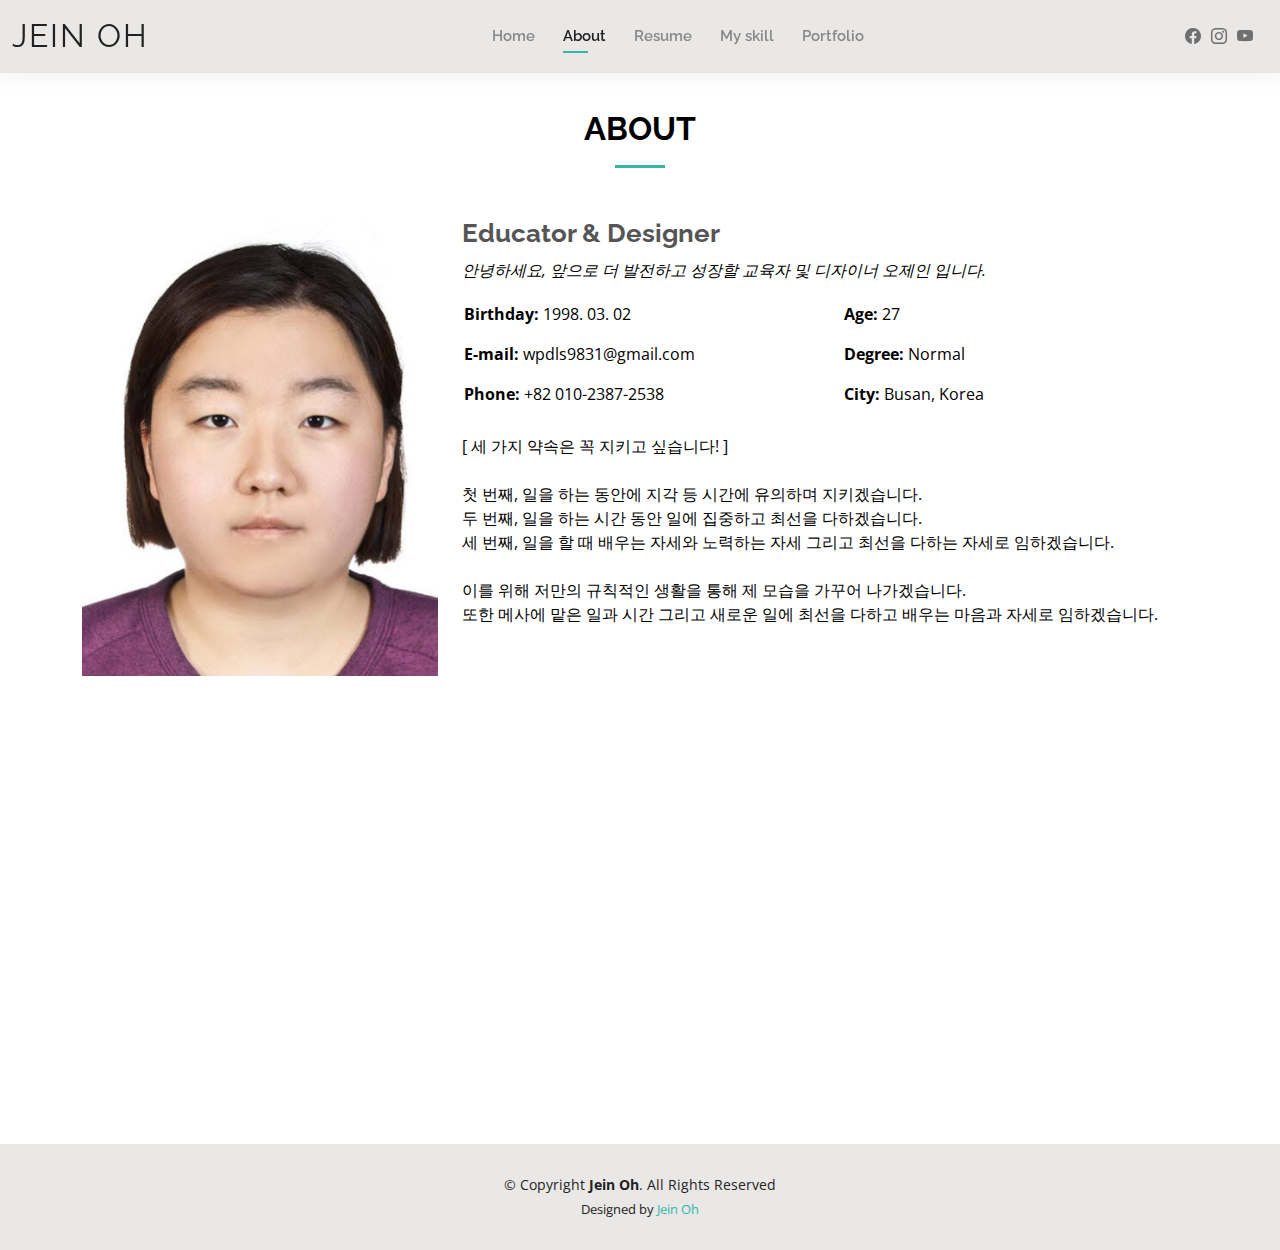
<file: about.html>
<!doctype html>
<html lang="en">
  <head>
    <meta charset="utf-8" />
    <meta content="width=device-width, initial-scale=1.0" name="viewport" />

    <title>About - Jein Oh</title>
    <meta content="" name="description" />
    <meta content="" name="keywords" />

    <!-- Favicons -->
    <link href="assets/img/favicon.png" rel="icon" />
    <link href="assets/img/apple-touch-icon.png" rel="apple-touch-icon" />

    <!-- Google Fonts -->
    <link
      href="https://fonts.googleapis.com/css?family=Open+Sans:300,300i,400,400i,600,600i,700,700i|Raleway:300,300i,400,400i,500,500i,600,600i,700,700i|Poppins:300,300i,400,400i,500,500i,600,600i,700,700i"
      rel="stylesheet"
    />

    <!-- Vendor CSS Files -->
    <link href="assets/vendor/aos/aos.css" rel="stylesheet" />
    <link
      href="assets/vendor/bootstrap/css/bootstrap.min.css"
      rel="stylesheet"
    />
    <link
      href="assets/vendor/bootstrap-icons/bootstrap-icons.css"
      rel="stylesheet"
    />
    <link href="assets/vendor/boxicons/css/boxicons.min.css" rel="stylesheet" />
    <link
      href="assets/vendor/glightbox/css/glightbox.min.css"
      rel="stylesheet"
    />
    <link href="assets/vendor/swiper/swiper-bundle.min.css" rel="stylesheet" />

    <!-- Template Main CSS File -->
    <link href="assets/css/style.css" rel="stylesheet" />

    <!-- =======================================================
  * Template Name: Kelly
  * Template URL: https://bootstrapmade.com/kelly-free-bootstrap-cv-resume-html-template/
  * Updated: Mar 17 2024 with Bootstrap v5.3.3
  * Author: BootstrapMade.com
  * License: https://bootstrapmade.com/license/
  ======================================================== -->
  </head>

  <body>
    <!-- ======= Header ======= -->
    <header id="header" class="fixed-top">
      <div
        class="container-fluid d-flex justify-content-between align-items-center"
      >
        <h1 class="logo me-auto me-lg-0"><a href="index.html">Jein Oh</a></h1>
        <!-- Uncomment below if you prefer to use an image logo -->
        <!-- <a href="index.html" class="logo"><img src="assets/img/logo.png" alt="" class="img-fluid"></a>-->

        <nav id="navbar" class="navbar order-last order-lg-0">
          <ul>
            <li><a href="index.html">Home</a></li>
            <li><a class="active" href="about.html">About</a></li>
            <li><a href="resume.html">Resume</a></li>
            <li><a href="myskill.html">My skill</a></li>
            <li><a href="portfolio.html">Portfolio</a></li>
          </ul>
          <i class="bi bi-list mobile-nav-toggle"></i>
        </nav>
        <!-- .navbar -->

        <div class="header-social-links">
          <a href="#" class="facebook"><i class="bi bi-facebook"></i></a>
          <a href="#" class="instagram"><i class="bi bi-instagram"></i></a>
          <a href="#" class="youtube"><i class="bi bi-youtube"></i></a>
        </div>
      </div>
    </header>
    <!-- End Header -->

    <main id="main">
      <!-- ======= About Section ======= -->
      <section id="about" class="about">
        <div class="container" data-aos="fade-up">
          <div class="section-title">
            <h2>About</h2>
            <!-- <p>
              Magnam dolores commodi suscipit. Necessitatibus eius consequatur
              ex aliquid fuga eum quidem. Sit sint consectetur velit. Quisquam
              quos quisquam cupiditate. Et nemo qui impedit suscipit alias ea.
              Quia fugiat sit in iste officiis commodi quidem hic quas.
            </p> -->
          </div>

          <div class="row">
            <div class="col-lg-4">
              <img src="./assets/img/about - 3.jpg" class="img-fluid" alt="" />
            </div>
            <div class="col-lg-8 pt-4 pt-lg-0 content">
              <h3>Educator &amp; Designer</h3>
              <p class="fst-italic">
                안녕하세요, 앞으로 더 발전하고 성장할 교육자 및 디자이너 오제인
                입니다.
              </p>
              <div class="row">
                <div class="col-lg-6">
                  <ul>
                    <li>
                      <i class="bi bi-rounded-right"></i>
                      <strong>Birthday:</strong> 1998. 03. 02
                    </li>
                    <li>
                      <i class="bi bi-rounded-right"></i>
                      <strong>E-mail:</strong> wpdls9831@gmail.com
                    </li>
                    <li>
                      <i class="bi bi-rounded-right"></i>
                      <strong>Phone:</strong> +82 010-2387-2538
                    </li>
                  </ul>
                </div>
                <div class="col-lg-6">
                  <ul>
                    <li>
                      <i class="bi bi-rounded-right"></i>
                      <strong>Age:</strong> 27
                    </li>
                    <li>
                      <i class="bi bi-rounded-right"></i>
                      <strong>Degree:</strong> Normal
                    </li>
                    <li>
                      <i class="bi bi-rounded-right"></i>
                      <strong>City:</strong> Busan, Korea
                    </li>
                  </ul>
                </div>
              </div>
              <p>
                [ 세 가지 약속은 꼭 지키고 싶습니다! ]
                <br />
                <br />
                첫 번째, 일을 하는 동안에 지각 등 시간에 유의하며 지키겠습니다.
                <br />
                두 번째, 일을 하는 시간 동안 일에 집중하고 최선을 다하겠습니다.
                <br />
                세 번째, 일을 할 때 배우는 자세와 노력하는 자세 그리고 최선을
                다하는 자세로 임하겠습니다.
                <br />
                <br />
                이를 위해 저만의 규칙적인 생활을 통해 제 모습을 가꾸어
                나가겠습니다.
                <br />
                또한 메사에 맡은 일과 시간 그리고 새로운 일에 최선을 다하고
                배우는 마음과 자세로 임하겠습니다.
              </p>
            </div>
          </div>
        </div>
      </section>
      <!-- End About Section -->

      <!-- ======= Skills Section ======= -->
      <section id="skills" class="skills">
        <div class="container" data-aos="fade-up">
          <div class="section-title">
            <h2>Skills</h2>
            <!-- <p>
              Magnam dolores commodi suscipit. Necessitatibus eius consequatur
              ex aliquid fuga eum quidem. Sit sint consectetur velit. Quisquam
              quos quisquam cupiditate. Et nemo qui impedit suscipit alias ea.
              Quia fugiat sit in iste officiis commodi quidem hic quas.
            </p> -->
          </div>

          <div class="row skills-content">
            <div class="col-lg-6">
              <div class="progress">
                <span class="skill"
                  >Adobe Premiere Pro <i class="val">75%</i></span
                >
                <div class="progress-bar-wrap">
                  <div
                    class="progress-bar"
                    role="progressbar"
                    aria-valuenow="75"
                    aria-valuemin="0"
                    aria-valuemax="100"
                  ></div>
                </div>
              </div>

              <div class="progress">
                <span class="skill"
                  >Adobe After Effects <i class="val">75%</i></span
                >
                <div class="progress-bar-wrap">
                  <div
                    class="progress-bar"
                    role="progressbar"
                    aria-valuenow="75"
                    aria-valuemin="0"
                    aria-valuemax="100"
                  ></div>
                </div>
              </div>

              <div class="progress">
                <span class="skill"
                  >Html / JavaScript / Css / Sass <i class="val">65%</i></span
                >
                <div class="progress-bar-wrap">
                  <div
                    class="progress-bar"
                    role="progressbar"
                    aria-valuenow="65"
                    aria-valuemin="0"
                    aria-valuemax="100"
                  ></div>
                </div>
              </div>
            </div>

            <div class="col-lg-6">
              <div class="progress">
                <span class="skill">Figma <i class="val">70%</i></span>
                <div class="progress-bar-wrap">
                  <div
                    class="progress-bar"
                    role="progressbar"
                    aria-valuenow="70"
                    aria-valuemin="0"
                    aria-valuemax="100"
                  ></div>
                </div>
              </div>

              <div class="progress">
                <span class="skill">Chinese <i class="val">85%</i></span>
                <div class="progress-bar-wrap">
                  <div
                    class="progress-bar"
                    role="progressbar"
                    aria-valuenow="85"
                    aria-valuemin="0"
                    aria-valuemax="100"
                  ></div>
                </div>
              </div>

              <div class="progress">
                <span class="skill"
                  >Photoshop / illustration <i class="val">70%</i></span
                >
                <div class="progress-bar-wrap">
                  <div
                    class="progress-bar"
                    role="progressbar"
                    aria-valuenow="70"
                    aria-valuemin="0"
                    aria-valuemax="100"
                  ></div>
                </div>
              </div>
            </div>
          </div>
        </div>
      </section>
      <!-- End Skills Section -->

      <!-- ======= Facts Section ======= -->
      <!-- <section id="facts" class="facts">
        <div class="container" data-aos="fade-up">
          <div class="section-title">
            <h2>Assignment</h2>
            <p>
              Magnam dolores commodi suscipit. Necessitatibus eius consequatur
              ex aliquid fuga eum quidem. Sit sint consectetur velit. Quisquam
              quos quisquam cupiditate. Et nemo qui impedit suscipit alias ea.
              Quia fugiat sit in iste officiis commodi quidem hic quas.
            </p>
          </div>

          <div class="row counters">
            <div class="col-lg-3 col-6 text-center">
              <span
                data-purecounter-start="0"
                data-purecounter-end="232"
                data-purecounter-duration="1"
                class="purecounter"
              ></span>
              <p>Clients</p>
            </div>

            <div class="col-lg-3 col-6 text-center">
              <span
                data-purecounter-start="0"
                data-purecounter-end="521"
                data-purecounter-duration="1"
                class="purecounter"
              ></span>
              <p>Projects</p>
            </div>

            <div class="col-lg-3 col-6 text-center">
              <span
                data-purecounter-start="0"
                data-purecounter-end="1463"
                data-purecounter-duration="1"
                class="purecounter"
              ></span>
              <p>Hours Of Support</p>
            </div>

            <div class="col-lg-3 col-6 text-center">
              <span
                data-purecounter-start="0"
                data-purecounter-end="15"
                data-purecounter-duration="1"
                class="purecounter"
              ></span>
              <p>Hard Workers</p>
            </div>
          </div>
        </div>
      </section> -->
      <!-- End Facts Section -->

      <!-- ======= Testimonials Section ======= -->
      <!-- <section id="testimonials" class="testimonials">
        <div class="container" data-aos="fade-up">
          <div class="section-title">
            <h2>Testimonials</h2>
            <p>
              Magnam dolores commodi suscipit. Necessitatibus eius consequatur
              ex aliquid fuga eum quidem. Sit sint consectetur velit. Quisquam
              quos quisquam cupiditate. Et nemo qui impedit suscipit alias ea.
              Quia fugiat sit in iste officiis commodi quidem hic quas.
            </p>
          </div>

          <div
            class="testimonials-slider swiper"
            data-aos="fade-up"
            data-aos-delay="100"
          >
            <div class="swiper-wrapper">
              <div class="swiper-slide">
                <div class="testimonial-item">
                  <img
                    src="assets/img/testimonials/testimonials-1.jpg"
                    class="testimonial-img"
                    alt=""
                  />
                  <h3>Saul Goodman</h3>
                  <h4>Ceo &amp; Founder</h4>
                  <p>
                    <i class="bx bxs-quote-alt-left quote-icon-left"></i>
                    Proin iaculis purus consequat sem cure digni ssim donec
                    porttitora entum suscipit rhoncus. Accusantium quam,
                    ultricies eget id, aliquam eget nibh et. Maecen aliquam,
                    risus at semper.
                    <i class="bx bxs-quote-alt-right quote-icon-right"></i>
                  </p>
                </div>
              </div> -->
      <!-- End testimonial item -->

      <!-- <div class="swiper-slide">
                <div class="testimonial-item">
                  <img
                    src="assets/img/testimonials/testimonials-2.jpg"
                    class="testimonial-img"
                    alt=""
                  />
                  <h3>Sara Wilsson</h3>
                  <h4>Designer</h4>
                  <p>
                    <i class="bx bxs-quote-alt-left quote-icon-left"></i>
                    Export tempor illum tamen malis malis eram quae irure esse
                    labore quem cillum quid cillum eram malis quorum velit fore
                    eram velit sunt aliqua noster fugiat irure amet legam anim
                    culpa.
                    <i class="bx bxs-quote-alt-right quote-icon-right"></i>
                  </p>
                </div>
              </div> -->
      <!-- End testimonial item -->

      <!-- <div class="swiper-slide">
                <div class="testimonial-item">
                  <img
                    src="assets/img/testimonials/testimonials-3.jpg"
                    class="testimonial-img"
                    alt=""
                  />
                  <h3>Jena Karlis</h3>
                  <h4>Store Owner</h4>
                  <p>
                    <i class="bx bxs-quote-alt-left quote-icon-left"></i>
                    Enim nisi quem export duis labore cillum quae magna enim
                    sint quorum nulla quem veniam duis minim tempor labore quem
                    eram duis noster aute amet eram fore quis sint minim.
                    <i class="bx bxs-quote-alt-right quote-icon-right"></i>
                  </p>
                </div>
              </div> -->
      <!-- End testimonial item -->

      <!-- <div class="swiper-slide">
                <div class="testimonial-item">
                  <img
                    src="assets/img/testimonials/testimonials-4.jpg"
                    class="testimonial-img"
                    alt=""
                  />
                  <h3>Matt Brandon</h3>
                  <h4>Freelancer</h4>
                  <p>
                    <i class="bx bxs-quote-alt-left quote-icon-left"></i>
                    Fugiat enim eram quae cillum dolore dolor amet nulla culpa
                    multos export minim fugiat minim velit minim dolor enim duis
                    veniam ipsum anim magna sunt elit fore quem dolore labore
                    illum veniam.
                    <i class="bx bxs-quote-alt-right quote-icon-right"></i>
                  </p>
                </div>
              </div> -->
      <!-- End testimonial item -->

      <!-- <div class="swiper-slide">
                <div class="testimonial-item">
                  <img
                    src="assets/img/testimonials/testimonials-5.jpg"
                    class="testimonial-img"
                    alt=""
                  />
                  <h3>John Larson</h3>
                  <h4>Entrepreneur</h4>
                  <p>
                    <i class="bx bxs-quote-alt-left quote-icon-left"></i>
                    Quis quorum aliqua sint quem legam fore sunt eram irure
                    aliqua veniam tempor noster veniam enim culpa labore duis
                    sunt culpa nulla illum cillum fugiat legam esse veniam culpa
                    fore nisi cillum quid.
                    <i class="bx bxs-quote-alt-right quote-icon-right"></i>
                  </p>
                </div>
              </div> -->
      <!-- End testimonial item -->
      <!-- </div>
            <div class="swiper-pagination"></div>
          </div>
        </div>
      </section> -->
      <!-- End Testimonials Section -->
    </main>
    <!-- End #main -->

    <!-- ======= Footer ======= -->
    <footer id="footer">
      <div class="container">
        <div class="copyright">
          &copy; Copyright <strong><span>Jein Oh</span></strong
          >. All Rights Reserved
        </div>
        <div class="credits">
          <!-- All the links in the footer should remain intact. -->
          <!-- You can delete the links only if you purchased the pro version. -->
          <!-- Licensing information: https://bootstrapmade.com/license/ -->
          <!-- Purchase the pro version with working PHP/AJAX contact form: https://bootstrapmade.com/kelly-free-bootstrap-cv-resume-html-template/ -->
          Designed by <a href="">Jein Oh</a>
        </div>
      </div>
    </footer>
    <!-- End  Footer -->

    <div id="preloader"></div>
    <a
      href="#"
      class="back-to-top d-flex align-items-center justify-content-center"
      ><i class="bi bi-arrow-up-short"></i
    ></a>

    <!-- Vendor JS Files -->
    <script src="assets/vendor/purecounter/purecounter_vanilla.js"></script>
    <script src="assets/vendor/aos/aos.js"></script>
    <script src="assets/vendor/bootstrap/js/bootstrap.bundle.min.js"></script>
    <script src="assets/vendor/glightbox/js/glightbox.min.js"></script>
    <script src="assets/vendor/isotope-layout/isotope.pkgd.min.js"></script>
    <script src="assets/vendor/swiper/swiper-bundle.min.js"></script>
    <script src="assets/vendor/waypoints/noframework.waypoints.js"></script>
    <script src="assets/vendor/php-email-form/validate.js"></script>

    <!-- Template Main JS File -->
    <script src="assets/js/main.js"></script>
  </body>
</html>
</file>
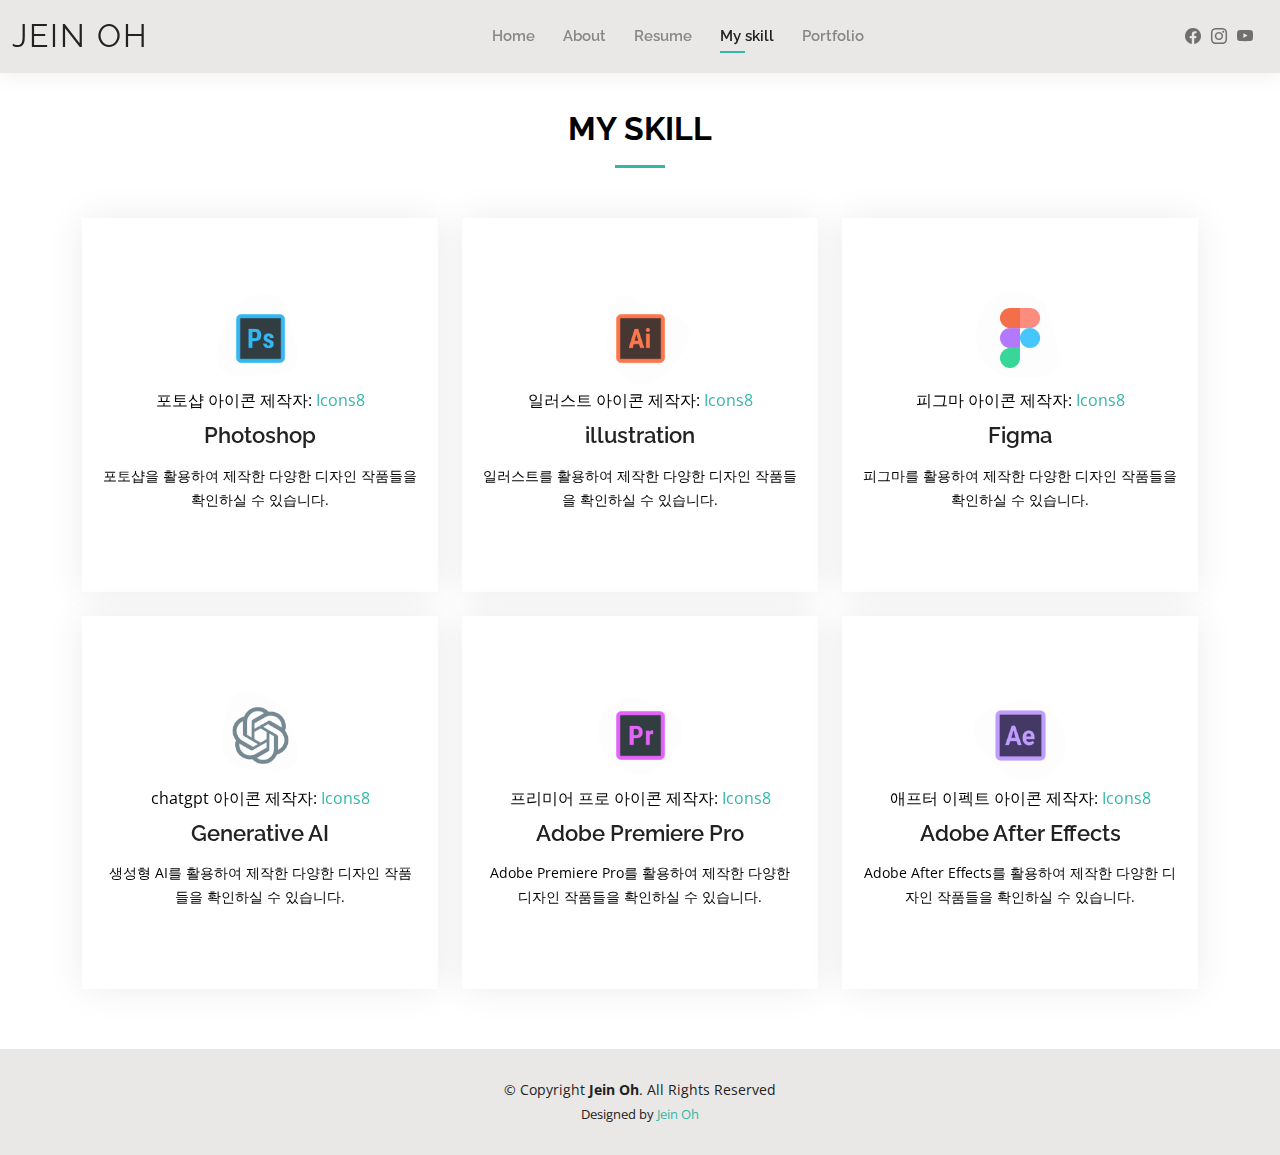
<file: myskill.html>
<!doctype html>
<html lang="en">
  <head>
    <meta charset="utf-8" />
    <meta content="width=device-width, initial-scale=1.0" name="viewport" />

    <title>My Skill - Jein Oh</title>
    <meta content="" name="description" />
    <meta content="" name="keywords" />

    <!-- Favicons -->
    <link href="assets/img/favicon.png" rel="icon" />
    <link href="assets/img/apple-touch-icon.png" rel="apple-touch-icon" />

    <!-- Google Fonts -->
    <link
      href="https://fonts.googleapis.com/css?family=Open+Sans:300,300i,400,400i,600,600i,700,700i|Raleway:300,300i,400,400i,500,500i,600,600i,700,700i|Poppins:300,300i,400,400i,500,500i,600,600i,700,700i"
      rel="stylesheet"
    />

    <!-- Vendor CSS Files -->
    <link href="assets/vendor/aos/aos.css" rel="stylesheet" />
    <link
      href="assets/vendor/bootstrap/css/bootstrap.min.css"
      rel="stylesheet"
    />
    <link
      href="assets/vendor/bootstrap-icons/bootstrap-icons.css"
      rel="stylesheet"
    />
    <link href="assets/vendor/boxicons/css/boxicons.min.css" rel="stylesheet" />
    <link
      href="assets/vendor/glightbox/css/glightbox.min.css"
      rel="stylesheet"
    />
    <link href="assets/vendor/swiper/swiper-bundle.min.css" rel="stylesheet" />

    <!-- Template Main CSS File -->
    <link href="assets/css/style.css" rel="stylesheet" />

    <!-- =======================================================
  * Template Name: Kelly
  * Template URL: https://bootstrapmade.com/kelly-free-bootstrap-cv-resume-html-template/
  * Updated: Mar 17 2024 with Bootstrap v5.3.3
  * Author: BootstrapMade.com
  * License: https://bootstrapmade.com/license/
  ======================================================== -->
  </head>

  <body>
    <!-- ======= Header ======= -->
    <header id="header" class="fixed-top">
      <div
        class="container-fluid d-flex justify-content-between align-items-center"
      >
        <h1 class="logo me-auto me-lg-0"><a href="index.html">Jein Oh</a></h1>
        <!-- Uncomment below if you prefer to use an image logo -->
        <!-- <a href="index.html" class="logo"><img src="assets/img/logo.png" alt="" class="img-fluid"></a>-->

        <nav id="navbar" class="navbar order-last order-lg-0">
          <ul>
            <li><a href="index.html">Home</a></li>
            <li><a href="about.html">About</a></li>
            <li><a href="resume.html">Resume</a></li>
            <li><a class="active" href="myskill.html">My skill</a></li>
            <li><a href="portfolio.html">Portfolio</a></li>
          </ul>
          <i class="bi bi-list mobile-nav-toggle"></i>
        </nav>
        <!-- .navbar -->

        <div class="header-social-links">
          <a href="#" class="facebook"><i class="bi bi-facebook"></i></a>
          <a href="#" class="instagram"><i class="bi bi-instagram"></i></a>
          <a href="#" class="youtube"><i class="bi bi-youtube"></i></a>
        </div>
      </div>
    </header>
    <!-- End Header -->

    <main id="main">
      <!-- ======= Services Section ======= -->
      <section id="services" class="services">
        <div class="container" data-aos="fade-up">
          <div class="section-title">
            <h2>My Skill</h2>
          </div>

          <div class="row">
            <div
              class="col-lg-4 col-md-6 d-flex align-items-stretch"
              data-aos="zoom-in"
              data-aos-delay="100"
            >
              <div class="icon-box iconbox-blue">
                <div class="icon">
                  <svg
                    width="100"
                    height="100"
                    viewBox="0 0 600 600"
                    xmlns="http://www.w3.org/2000/svg"
                  >
                    <path
                      stroke="none"
                      stroke-width="0"
                      fill="#f5f5f5"
                      style="opacity: 0.2"
                      d="M300,521.0016835830174C376.1290562159157,517.8887921683347,466.0731472004068,529.7835943286574,510.70327084640275,468.03025145048787C554.3714126377745,407.6079735673963,508.03601936045806,328.9844924480964,491.2728898941984,256.3432110539036C474.5976632858925,184.082847569629,479.9380746630129,96.60480741107993,416.23090153303,58.64404602377083C348.86323505073057,18.502131276798302,261.93793281208167,40.57373210992963,193.5410806939664,78.93577620505333C130.42746243093433,114.334589627462,98.30271207620316,179.96522072025542,76.75703585869454,249.04625023123273C51.97151888228291,328.5150500222984,13.704378332031375,421.85034740162234,66.52175969318436,486.19268352777647C119.04800174914682,550.1803526380478,217.28368757567262,524.383925680826,300,521.0016835830174"
                    ></path>
                  </svg>

                  <img
                    src="./assets/img/Photoshop.png"
                    alt=""
                    style="width: 65px; height: 65px opactiy: 100%"
                  />
                </div>
                <a>포토샵 아이콘</a>
                제작자:
                <a
                  target="_blank"
                  href="https://icons8.com/icon/13677/adobe-photoshop"
                  >Icons8</a
                >
                <h4>
                  <a
                    target="_blank"
                    href="https://blog.naver.com/wpdls0302/223514286317"
                    >Photoshop</a
                  >
                </h4>
                <p>
                  포토샵을 활용하여 제작한 다양한 디자인 작품들을 확인하실 수
                  있습니다.
                </p>
              </div>
            </div>

            <div
              class="col-lg-4 col-md-6 d-flex align-items-stretch mt-4 mt-md-0"
              data-aos="zoom-in"
              data-aos-delay="200"
            >
              <div class="icon-box iconbox-orange">
                <div class="icon">
                  <svg
                    width="100"
                    height="100"
                    viewBox="0 0 600 600"
                    xmlns="http://www.w3.org/2000/svg"
                  >
                    <path
                      stroke="none"
                      stroke-width="0"
                      fill="#f5f5f5"
                      style="opacity: 0.2"
                      d="M300,582.0697525312426C382.5290701553225,586.8405444964366,449.9789794690241,525.3245884688669,502.5850820975895,461.55621195738473C556.606425686781,396.0723002908107,615.8543463187945,314.28637112970534,586.6730223649479,234.56875336149918C558.9533121215079,158.8439757836574,454.9685369536778,164.00468322053177,381.49747125262974,130.76875717737553C312.15926192815925,99.40240125094834,248.97055460311594,18.661163978235184,179.8680185752513,50.54337015887873C110.5421016452524,82.52863877960104,119.82277516462835,180.83849132639028,109.12597500060166,256.43424936330496C100.08760227029461,320.3096726198365,92.17705696193138,384.0621239912766,124.79988738764834,439.7174275375508C164.83382741302287,508.01625554203684,220.96474134820875,577.5009287672846,300,582.0697525312426"
                    ></path>
                  </svg>
                  <img
                    src="./assets/img/illustration.png"
                    alt=""
                    style="width: 65px; height: 65px opactiy: 100%"
                  />
                </div>
                <a>일러스트 아이콘</a>
                제작자:
                <a
                  target="_blank"
                  href="https://icons8.com/icon/13631/adobe-illustrator"
                  >Icons8</a
                >
                <h4>
                  <a
                    target="_blank"
                    href="https://blog.naver.com/wpdls0302/223514305292"
                    >illustration</a
                  >
                </h4>
                <p>
                  일러스트를 활용하여 제작한 다양한 디자인 작품들을 확인하실 수
                  있습니다.
                </p>
              </div>
            </div>

            <div
              class="col-lg-4 col-md-6 d-flex align-items-stretch mt-4 mt-lg-0"
              data-aos="zoom-in"
              data-aos-delay="300"
            >
              <div class="icon-box iconbox-Yellow">
                <div class="icon">
                  <svg
                    width="100"
                    height="100"
                    viewBox="0 0 600 600"
                    xmlns="http://www.w3.org/2000/svg"
                  >
                    <path
                      stroke="none"
                      stroke-width="0"
                      fill="#f5f5f5"
                      style="opacity: 0.2"
                      d="M300,541.5067337569781C382.14930387511276,545.0595476570109,479.8736841581634,548.3450877840088,526.4010558755058,480.5488172755941C571.5218469581645,414.80211281144784,517.5187510058486,332.0715597781072,496.52539010469104,255.14436215662573C477.37192572678356,184.95920475031193,473.57363656557914,105.61284051026155,413.0603344069578,65.22779650032875C343.27470386102294,18.654635553484475,251.2091493199835,5.337323636656869,175.0934190732945,40.62881213300186C97.87086631185822,76.43348514350839,51.98124368387456,156.15599469081315,36.44837278890362,239.84606092416172C21.716077023791087,319.22268207091537,43.775223500013084,401.1760424656574,96.891909868211,461.97329694683043C147.22146801428983,519.5804099606455,223.5754009179313,538.201503339737,300,541.5067337569781"
                    ></path>
                  </svg>
                  <img
                    src="./assets/img/figma.png"
                    alt=""
                    style="width: 60px; height: 60px opactiy: 100%"
                  />
                </div>
                <a>피그마 아이콘</a>
                제작자:
                <a target="_blank" href="https://icons8.com">Icons8</a>
                <h4>
                  <a
                    target="_blank"
                    href="https://blog.naver.com/wpdls0302/223514321051"
                    >Figma</a
                  >
                </h4>
                <p>
                  피그마를 활용하여 제작한 다양한 디자인 작품들을 확인하실 수
                  있습니다.
                </p>
              </div>
            </div>

            <div
              class="col-lg-4 col-md-6 d-flex align-items-stretch mt-4"
              data-aos="zoom-in"
              data-aos-delay="100"
            >
              <div class="icon-box iconbox-green">
                <div class="icon">
                  <svg
                    width="100"
                    height="100"
                    viewBox="0 0 600 600"
                    xmlns="http://www.w3.org/2000/svg"
                  >
                    <path
                      stroke="none"
                      stroke-width="0"
                      fill="#f5f5f5"
                      style="opacity: 0.2"
                      d="M300,503.46388370962813C374.79870501325706,506.71871716319447,464.8034551963731,527.1746412648533,510.4981551193396,467.86667711651364C555.9287308511215,408.9015244558933,512.6030010748507,327.5744911775523,490.211057578863,256.5855673507754C471.097692560561,195.9906835881958,447.69079081568157,138.11976852964426,395.19560036434837,102.3242989838813C329.3053358748298,57.3949838291264,248.02791733380457,8.279543830951368,175.87071277845988,42.242879143198664C103.41431057327972,76.34704239035025,93.79494320519305,170.9812938413882,81.28167332365135,250.07896920659033C70.17666984294237,320.27484674793965,64.84698225790005,396.69656628748305,111.28512138212992,450.4950937839243C156.20124167950087,502.5303643271138,231.32542653798444,500.4755392045468,300,503.46388370962813"
                    ></path>
                  </svg>
                  <img
                    src="./assets/img/chatgpt.png"
                    alt=""
                    style="width: 65px; height: 65px opactiy: 100%"
                  />
                </div>
                <a>chatgpt 아이콘</a>
                제작자:
                <a
                  target="_blank"
                  href="https://icons8.com/icon/TUk7vxvtu6hX/chatgpt"
                  >Icons8</a
                >
                <h4>
                  <a
                    target="_blank"
                    href="https://blog.naver.com/wpdls0302/223514324422"
                    >Generative AI</a
                  >
                </h4>
                <p>
                  생성형 AI를 활용하여 제작한 다양한 디자인 작품들을 확인하실 수
                  있습니다.
                </p>
              </div>
            </div>

            <div
              class="col-lg-4 col-md-6 d-flex align-items-stretch mt-4"
              data-aos="zoom-in"
              data-aos-delay="200"
            >
              <div class="icon-box iconbox-Purple">
                <div class="icon">
                  <svg
                    width="100"
                    height="100"
                    viewBox="0 0 600 600"
                    xmlns="http://www.w3.org/2000/svg"
                  >
                    <path
                      stroke="none"
                      stroke-width="0"
                      fill="#f5f5f5"
                      style="opacity: 0.2"
                      d="M300,532.3542879108572C369.38199826031484,532.3153073249985,429.10787420159085,491.63046689027357,474.5244479745417,439.17860296908856C522.8885846962883,383.3225815378663,569.1668002868075,314.3205725914397,550.7432151929288,242.7694973846089C532.6665558377875,172.5657663291529,456.2379748765914,142.6223662098291,390.3689995646985,112.34683881706744C326.66090330228417,83.06452184765237,258.84405631176094,53.51806209861945,193.32584062364296,78.48882559362697C121.61183558270385,105.82097193414197,62.805066853699245,167.19869350419734,48.57481801355237,242.6138429142374C34.843463184063346,315.3850353017275,76.69343916112496,383.4422959591041,125.22947124332185,439.3748458443577C170.7312796277747,491.8107796887764,230.57421082200815,532.3932930995766,300,532.3542879108572"
                    ></path>
                  </svg>
                  <img
                    src="./assets/img/Adobe Premiere Pro.png"
                    alt=""
                    style="width: 65px; height: 65px opactiy: 100%"
                  />
                </div>
                <a>프리미어 프로 아이콘</a>
                제작자:
                <a
                  target="_blank"
                  href="https://icons8.com/icon/e57Y1CnsOasB/adobe-premiere-pro"
                  >Icons8</a
                >

                <h4>
                  <a
                    target="_blank"
                    href="https://blog.naver.com/wpdls0302/223514326394"
                    >Adobe Premiere Pro</a
                  >
                </h4>
                <p>
                  Adobe Premiere Pro를 활용하여 제작한 다양한 디자인 작품들을
                  확인하실 수 있습니다.
                </p>
              </div>
            </div>

            <div
              class="col-lg-4 col-md-6 d-flex align-items-stretch mt-4"
              data-aos="zoom-in"
              data-aos-delay="300"
            >
              <div class="icon-box iconbox-teal">
                <div class="icon">
                  <svg
                    width="100"
                    height="100"
                    viewBox="0 0 600 600"
                    xmlns="http://www.w3.org/2000/svg"
                  >
                    <path
                      stroke="none"
                      stroke-width="0"
                      fill="#f5f5f5"
                      style="opacity: 0.2"
                      d="M300,566.797414625762C385.7384707136149,576.1784315230908,478.7894351017131,552.8928747891023,531.9192734346935,484.94944893311C584.6109503024035,417.5663521118492,582.489472248146,322.67544863468447,553.9536738515405,242.03673114598146C529.1557734026468,171.96086150256528,465.24506316201064,127.66468636344209,395.9583748389544,100.7403814666027C334.2173773831606,76.7482773500951,269.4350130405921,84.62216499799875,207.1952322260088,107.2889140133804C132.92018162631612,134.33871894543012,41.79353780512637,160.00259165414826,22.644507872594943,236.69541883565114C3.319112789854554,314.0945973066697,72.72355303640163,379.243833228382,124.04198916343866,440.3218312028393C172.9286146004772,498.5055451809895,224.45579914871206,558.5317968840102,300,566.797414625762"
                    ></path>
                  </svg>
                  <img
                    src="./assets/img/Adobe After Effects.png"
                    alt=""
                    style="width: 67px; height: 67px opactiy: 100%"
                  />
                </div>
                <a>애프터 이펙트 아이콘</a>
                제작자:
                <a
                  target="_blank"
                  href="https://icons8.com/icon/108781/adobe-after-effects"
                  >Icons8</a
                >
                <h4>
                  <a
                    target="_blank"
                    href="https://blog.naver.com/wpdls0302/223514328732"
                    >Adobe After Effects</a
                  >
                </h4>
                <p>
                  Adobe After Effects를 활용하여 제작한 다양한 디자인 작품들을
                  확인하실 수 있습니다.
                </p>
              </div>
            </div>
          </div>
        </div>
      </section>
      <!-- End Services Section -->
    </main>
    <!-- End #main -->

    <!-- ======= Footer ======= -->
    <footer id="footer">
      <div class="container">
        <div class="copyright">
          &copy; Copyright <strong><span>Jein Oh</span></strong
          >. All Rights Reserved
        </div>
        <div class="credits">
          <!-- All the links in the footer should remain intact. -->
          <!-- You can delete the links only if you purchased the pro version. -->
          <!-- Licensing information: https://bootstrapmade.com/license/ -->
          <!-- Purchase the pro version with working PHP/AJAX contact form: https://bootstrapmade.com/kelly-free-bootstrap-cv-resume-html-template/ -->
          Designed by <a href="">Jein Oh</a>
        </div>
      </div>
    </footer>
    <!-- End  Footer -->

    <div id="preloader"></div>
    <a
      href="#"
      class="back-to-top d-flex align-items-center justify-content-center"
      ><i class="bi bi-arrow-up-short"></i
    ></a>

    <!-- Vendor JS Files -->
    <script src="assets/vendor/purecounter/purecounter_vanilla.js"></script>
    <script src="assets/vendor/aos/aos.js"></script>
    <script src="assets/vendor/bootstrap/js/bootstrap.bundle.min.js"></script>
    <script src="assets/vendor/glightbox/js/glightbox.min.js"></script>
    <script src="assets/vendor/isotope-layout/isotope.pkgd.min.js"></script>
    <script src="assets/vendor/swiper/swiper-bundle.min.js"></script>
    <script src="assets/vendor/waypoints/noframework.waypoints.js"></script>
    <script src="assets/vendor/php-email-form/validate.js"></script>

    <!-- Template Main JS File -->
    <script src="assets/js/main.js"></script>
  </body>
</html>
</file>
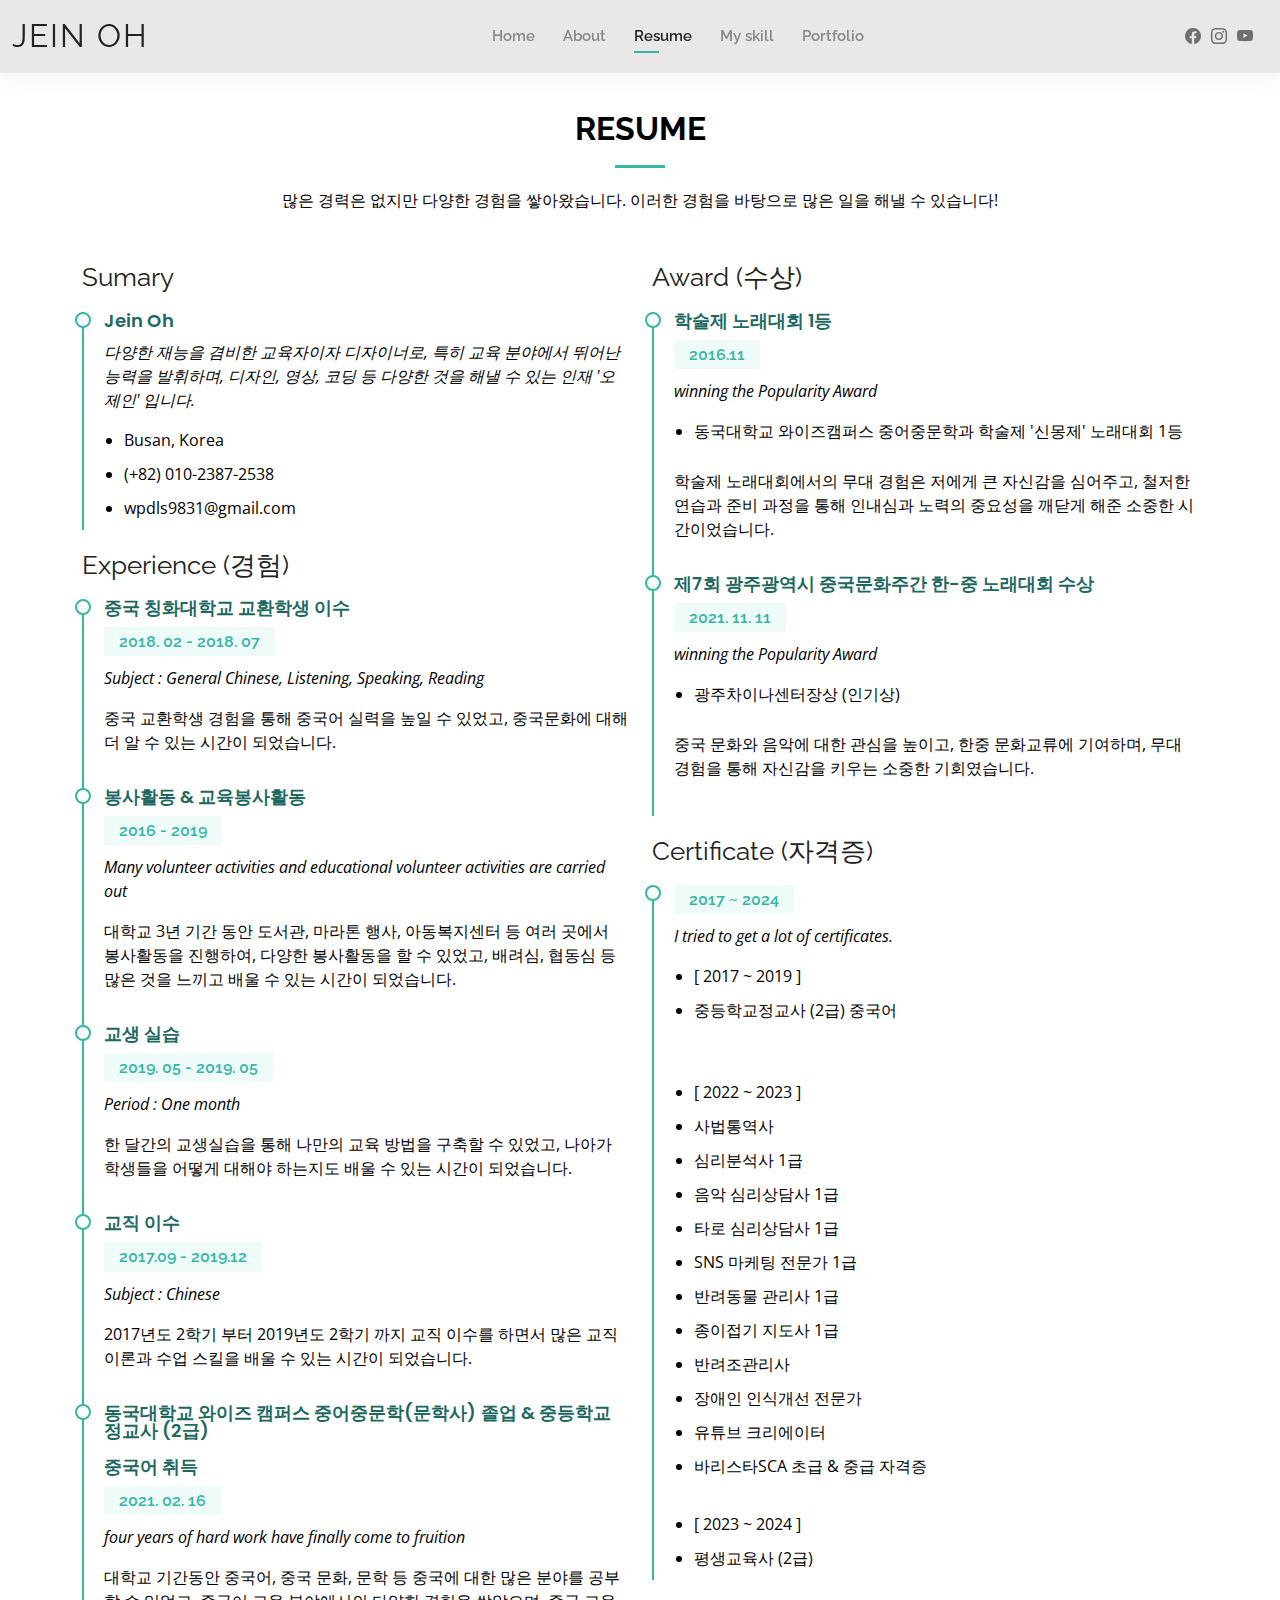
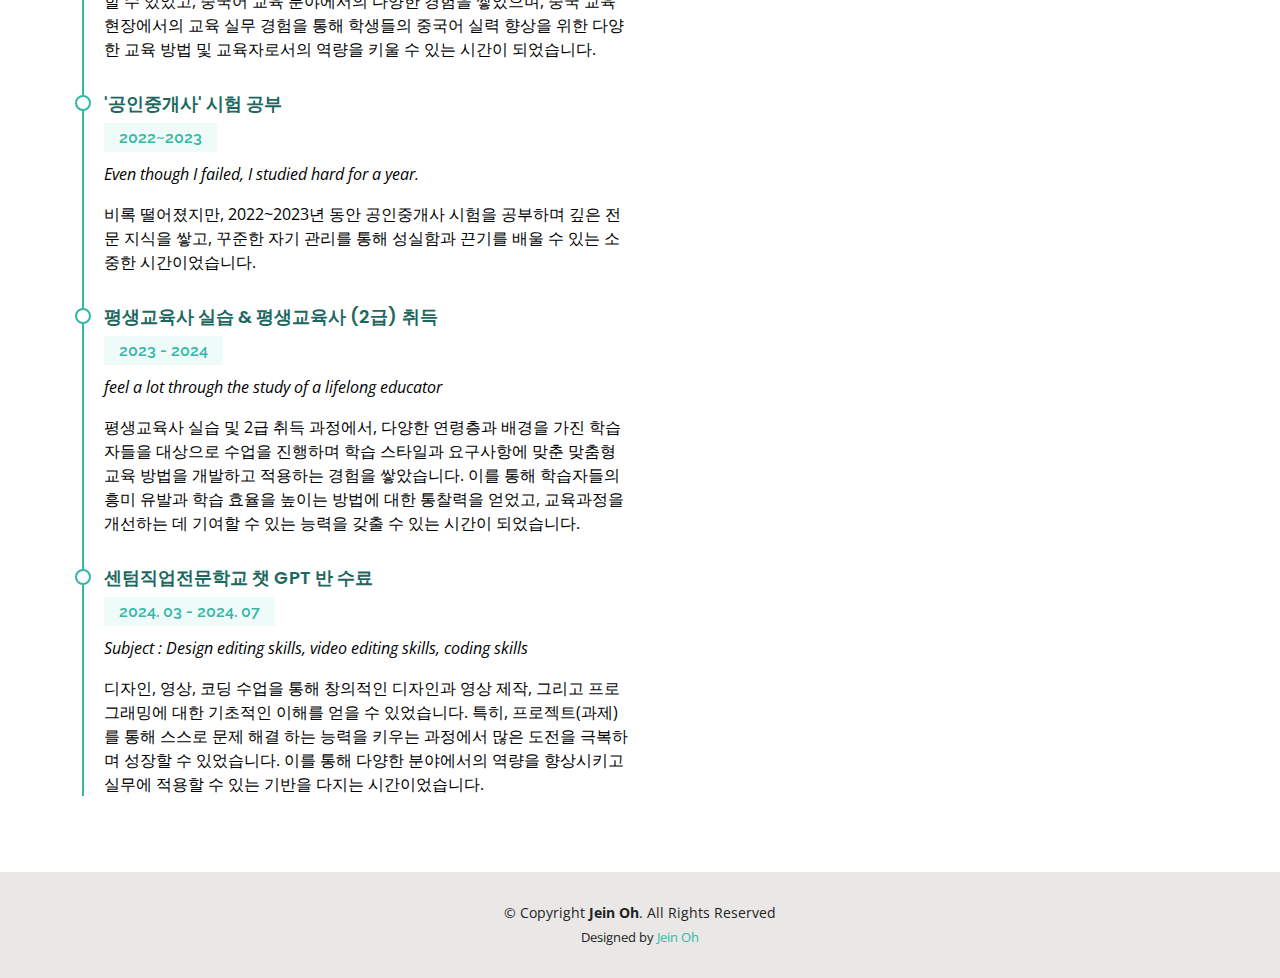
<file: resume.html>
<!DOCTYPE html>
<html lang="en">

<head>
  <meta charset="utf-8">
  <meta content="width=device-width, initial-scale=1.0" name="viewport">

  <title>Resume - Jein Oh</title>
  <meta content="" name="description">
  <meta content="" name="keywords">

  <!-- Favicons -->
  <link href="assets/img/favicon.png" rel="icon">
  <link href="assets/img/apple-touch-icon.png" rel="apple-touch-icon">

  <!-- Google Fonts -->
  <link href="https://fonts.googleapis.com/css?family=Open+Sans:300,300i,400,400i,600,600i,700,700i|Raleway:300,300i,400,400i,500,500i,600,600i,700,700i|Poppins:300,300i,400,400i,500,500i,600,600i,700,700i" rel="stylesheet">

  <!-- Vendor CSS Files -->
  <link href="assets/vendor/aos/aos.css" rel="stylesheet">
  <link href="assets/vendor/bootstrap/css/bootstrap.min.css" rel="stylesheet">
  <link href="assets/vendor/bootstrap-icons/bootstrap-icons.css" rel="stylesheet">
  <link href="assets/vendor/boxicons/css/boxicons.min.css" rel="stylesheet">
  <link href="assets/vendor/glightbox/css/glightbox.min.css" rel="stylesheet">
  <link href="assets/vendor/swiper/swiper-bundle.min.css" rel="stylesheet">

  <!-- Template Main CSS File -->
  <link href="assets/css/style.css" rel="stylesheet">

  <!-- =======================================================
  * Template Name: Kelly
  * Template URL: https://bootstrapmade.com/kelly-free-bootstrap-cv-resume-html-template/
  * Updated: Mar 17 2024 with Bootstrap v5.3.3
  * Author: BootstrapMade.com
  * License: https://bootstrapmade.com/license/
  ======================================================== -->
</head>

<body>

  <!-- ======= Header ======= -->
  <header id="header" class="fixed-top">
    <div class="container-fluid d-flex justify-content-between align-items-center">

      <h1 class="logo me-auto me-lg-0"><a href="index.html">Jein Oh</a></h1>
      <!-- Uncomment below if you prefer to use an image logo -->
      <!-- <a href="index.html" class="logo"><img src="assets/img/logo.png" alt="" class="img-fluid"></a>-->

      <nav id="navbar" class="navbar order-last order-lg-0">
        <ul>
          <li><a href="index.html">Home</a></li>
          <li><a href="about.html">About</a></li>
          <li><a class="active" href="resume.html">Resume</a></li>
          <li><a href="myskill.html">My skill</a></li>
          <li><a href="portfolio.html">Portfolio</a></li>
         
        </ul>
        <i class="bi bi-list mobile-nav-toggle"></i>
      </nav><!-- .navbar -->

      <div class="header-social-links">
        <a href="#" class="facebook"><i class="bi bi-facebook"></i></a>
        <a href="#" class="instagram"><i class="bi bi-instagram"></i></a>
        <a href="#" class="youtube"><i class="bi bi-youtube"></i></a>
      </div>

    </div>

  </header><!-- End Header -->

  <main id="main">

    <!-- ======= Resume Section ======= -->
    <section id="resume" class="resume">
      <div class="container" data-aos="fade-up">

        <div class="section-title">
          <h2>Resume</h2>
          <p>많은 경력은 없지만 다양한 경험을 쌓아왔습니다. 이러한 경험을 바탕으로 많은 일을 해낼 수 있습니다! </p>
        </div>

        <div class="row">
          <div class="col-lg-6">
            <h3 class="resume-title">Sumary</h3>
            <div class="resume-item pb-0">
              <h4>Jein Oh</h4>
              <p><em>다양한 재능을 겸비한 교육자이자 디자이너로, 특히 교육 분야에서 뛰어난 능력을 발휘하며, 디자인, 영상, 코딩 등 다양한 것을 해낼 수 있는 인재  '오제인' 입니다.</em></p>
              <p>
              <ul>
                <li>Busan, Korea</li>
                <li>(+82) 010-2387-2538</li>
                <li>wpdls9831@gmail.com</li>
              </ul>
              </p>
            </div>

            <h3 class="resume-title">Experience (경험)</h3>
            <div class="resume-item">
              <h4>중국 칭화대학교 교환학생 이수</h4>
              <h5>2018. 02 - 2018. 07</h5>
              <p><em>Subject : General Chinese, Listening, Speaking, Reading</em></p>
              <p>중국 교환학생 경험을 통해 중국어 실력을 높일 수 있었고, 중국문화에 대해 더 알 수 있는 시간이 되었습니다.</p>
            </div>
            <div class="resume-item">
              <h4>봉사활동 &amp; 교육봉사활동</h4>
              <h5>2016 - 2019</h5>
              <p><em>Many volunteer activities and educational volunteer activities are carried out</em></p>
              <p>대학교 3년 기간 동안 도서관, 마라톤 행사, 아동복지센터 등 여러 곳에서 봉사활동을 진행하여, 다양한 봉사활동을 할 수 있었고, 배려심, 협동심 등 많은 것을 느끼고 배울 수 있는 시간이 되었습니다.   </p>
            </div>
            <div class="resume-item">
              <h4>교생 실습</h4>
              <h5>2019. 05 - 2019. 05</h5>
              <p><em>Period : One month</em></p>
              <p>한 달간의 교생실습을 통해 나만의 교육 방법을 구축할 수 있었고, 나아가 학생들을 어떻게 대해야 하는지도 배울 수 있는 시간이 되었습니다. </p>
            </div>
            <div class="resume-item">
              <h4>교직 이수 </h4>
              <h5>2017.09 - 2019.12</h5>
              <p><em>Subject : Chinese</em></p>
              <p>2017년도 2학기 부터 2019년도 2학기 까지 교직 이수를 하면서 많은 교직이론과 수업 스킬을 배울 수 있는 시간이 되었습니다.</p>
            </div>
            <div class="resume-item">
              <h4>동국대학교 와이즈 캠퍼스 중어중문학(문학사) 졸업 &amp; 중등학교정교사 (2급) <br><br> 중국어 취득</h4>
              <h5>2021. 02. 16</h5>
              <p><em>four years of hard work have finally come to fruition</em></p>
              <p>대학교 기간동안 중국어, 중국 문화, 문학 등 중국에 대한 많은 분야를 공부 할 수 있었고, 중국어 교육 분야에서의 다양한 경험을 쌓았으며, 중국 교육 현장에서의 교육 실무 경험을 통해 학생들의 중국어 실력 향상을 위한 다양한 교육 방법 및 교육자로서의 역량을 키울 수 있는 시간이 되었습니다. </p>
            </div>
            <div class="resume-item">
              <h4>'공인중개사' 시험 공부</h4>
              <h5>2022~2023</h5>
              <p><em>Even though I failed, I studied hard for a year.</em></p>
              <p> 비록 떨어졌지만, 2022~2023년 동안 공인중개사 시험을 공부하며 깊은 전문 지식을 쌓고, 꾸준한 자기 관리를 통해 성실함과 끈기를 배울 수 있는 소중한 시간이었습니다.</p>
            </div>
            <div class="resume-item">
              <h4>평생교육사 실습 &amp; 평생교육사 (2급) 취득</h4>
              <h5>2023 - 2024</h5>
              <p><em>feel a lot through the study of a lifelong educator</em></p>
              <p>평생교육사 실습 및 2급 취득 과정에서, 다양한 연령층과 배경을 가진 학습자들을 대상으로 수업을 진행하며 학습 스타일과 요구사항에 맞춘 맞춤형 교육 방법을 개발하고 적용하는 경험을 쌓았습니다. 이를 통해 학습자들의 흥미 유발과 학습 효율을 높이는 방법에 대한 통찰력을 얻었고, 교육과정을 개선하는 데 기여할 수 있는 능력을 갖출 수 있는 시간이 되었습니다.</p>
            </div>
            <div class="resume-item">
              <h4>센텀직업전문학교 챗 GPT 반 수료</h4>
              <h5>2024. 03 - 2024. 07</h5>
              <p><em>Subject : Design editing skills, video editing skills, coding skills</em></p>
              <p>디자인, 영상, 코딩 수업을 통해 창의적인 디자인과 영상 제작, 그리고 프로그래밍에 대한 기초적인 이해를 얻을 수 있었습니다. 특히, 프로젝트(과제)를 통해 스스로 문제 해결 하는 능력을 키우는 과정에서 많은 도전을 극복하며 성장할 수 있었습니다. 이를 통해 다양한 분야에서의 역량을 향상시키고 실무에 적용할 수 있는 기반을 다지는 시간이었습니다.</p>
            </div>
          </div>
          <div class="col-lg-6">
            <h3 class="resume-title">Award (수상)</h3>
            <div class="resume-item">
              <h4>학술제 노래대회 1등</h4>
              <h5>2016.11</h5>
              <p><em>winning the Popularity Award</em></p>
              <p>
              <ul>
                <li>동국대학교 와이즈캠퍼스 중어중문학과 학술제 '신몽제' 노래대회 1등</li>
              </ul>
              </p>
              <p>학술제 노래대회에서의 무대 경험은 저에게 큰 자신감을 심어주고, 철저한 연습과 준비 과정을 통해 인내심과 노력의 중요성을 깨닫게 해준 소중한 시간이었습니다.</p>
            </div>
            <div class="resume-item">
              <h4>제7회 광주광역시 중국문화주간 한-중 노래대회 수상</h4>
              <h5>2021. 11. 11</h5>
              <p><em>winning the Popularity Award</em></p>
              <p>
              <ul>
                <li>광주차이나센터장상 (인기상)</li>
              </ul>
              </p>
              <p>중국 문화와 음악에 대한 관심을 높이고, 한중 문화교류에 기여하며, 무대 경험을 통해 자신감을 키우는 소중한 기회였습니다.</p>
            </div>

            <h3 class="resume-title">Certificate (자격증)</h3>
            <div class="resume-item">             
              <h5>2017 ~ 2024</h5>
              <p><em>I tried to get a lot of certificates.</em></p>
              <p>
              <ul> 
                <li>[ 2017 ~ 2019 ]</li>
                
               
                <li>중등학교정교사 (2급) 중국어</li>
                <br><br>
                <li> [ 2022 ~ 2023 ]</li>
               
                
                <li>사법통역사</li>
                <li>심리분석사 1급</li>
                <li>음악 심리상담사 1급</li>
                <li>타로 심리상담사 1급</li>
                <li>SNS 마케팅 전문가 1급</li>
                <li>반려동물 관리사 1급</li>
                <li>종이접기 지도사 1급</li>
                <li>반려조관리사</li>
                <li>장애인 인식개선 전문가</li>
                <li>유튜브 크리에이터</li>
                <li>바리스타SCA 초급 & 중급 자격증</li>
                <br>
                <li>[ 2023 ~ 2024 ]</li>
                
                <li>평생교육사 (2급)</li>
              </ul>
              </p>
            </div>
          </div>
        </div>

      </div>
    </section><!-- End Resume Section -->

  </main><!-- End #main -->

  <!-- ======= Footer ======= -->
      <footer id="footer">
        <div class="container">
          <div class="copyright">
            &copy; Copyright <strong><span>Jein Oh</span></strong
            >. All Rights Reserved
          </div>
      <div class="credits">
        <!-- All the links in the footer should remain intact. -->
        <!-- You can delete the links only if you purchased the pro version. -->
        <!-- Licensing information: https://bootstrapmade.com/license/ -->
        <!-- Purchase the pro version with working PHP/AJAX contact form: https://bootstrapmade.com/kelly-free-bootstrap-cv-resume-html-template/ -->
        Designed by <a href="">Jein Oh</a>
      </div>
    </div>
  </footer><!-- End  Footer -->

  <div id="preloader"></div>
  <a href="#" class="back-to-top d-flex align-items-center justify-content-center"><i class="bi bi-arrow-up-short"></i></a>

  <!-- Vendor JS Files -->
  <script src="assets/vendor/purecounter/purecounter_vanilla.js"></script>
  <script src="assets/vendor/aos/aos.js"></script>
  <script src="assets/vendor/bootstrap/js/bootstrap.bundle.min.js"></script>
  <script src="assets/vendor/glightbox/js/glightbox.min.js"></script>
  <script src="assets/vendor/isotope-layout/isotope.pkgd.min.js"></script>
  <script src="assets/vendor/swiper/swiper-bundle.min.js"></script>
  <script src="assets/vendor/waypoints/noframework.waypoints.js"></script>
  <script src="assets/vendor/php-email-form/validate.js"></script>

  <!-- Template Main JS File -->
  <script src="assets/js/main.js"></script>

</body>

</html>
</file>
<file: assets/css/style.css>
/**
* Template Name: Kelly
* Template URL: https://bootstrapmade.com/kelly-free-bootstrap-cv-resume-html-template/
* Updated: Mar 17 2024 with Bootstrap v5.3.3
* Author: BootstrapMade.com
* License: https://bootstrapmade.com/license/
*/

/*--------------------------------------------------------------
# General
--------------------------------------------------------------*/
body {
  font-family: "Open Sans", sans-serif;
  color: #000000;
}

a {
  color: #34b7a7;
  text-decoration: none;
}

a:hover {
  color: #51cdbe;
  text-decoration: none;
}

h1,
h2,
h3,
h4,
h5,
h6 {
  font-family: "Raleway", sans-serif;
}

#main {
  margin-top: 50px;
}

@media (max-width: 992px) {
  #main {
    margin-top: 30px;
  }
}

/*--------------------------------------------------------------
# Preloader
--------------------------------------------------------------*/
#preloader {
  position: fixed;
  top: 0;
  left: 0;
  right: 0;
  bottom: 0;
  z-index: 9999;
  overflow: hidden;
  background: #fff;
}

#preloader:before {
  content: "";
  position: fixed;
  top: calc(50% - 30px);
  left: calc(50% - 30px);
  border: 6px solid #34b7a7;
  border-top-color: #dcf5f2;
  border-radius: 50%;
  width: 60px;
  height: 60px;
  animation: animate-preloader 1s linear infinite;
}

@keyframes animate-preloader {
  0% {
    transform: rotate(0deg);
  }

  100% {
    transform: rotate(360deg);
  }
}

/*--------------------------------------------------------------
# Back to top button
--------------------------------------------------------------*/
.back-to-top {
  position: fixed;
  visibility: hidden;
  opacity: 0;
  right: 15px;
  bottom: 15px;
  z-index: 996;
  background: #34b7a7;
  width: 40px;
  height: 40px;
  border-radius: 50px;
  transition: all 0.4s;
}

.back-to-top i {
  font-size: 24px;
  color: #fff;
  line-height: 0;
}

.back-to-top:hover {
  background: #49cbbb;
  color: #fff;
}

.back-to-top.active {
  visibility: visible;
  opacity: 1;
}

/*--------------------------------------------------------------
# Header
--------------------------------------------------------------*/
#header {
  background: #e9e8e6;
  box-shadow: 0px 0px 25px 0 rgba(0, 0, 0, 0.08);
  z-index: 997;
  padding: 15px 0;
}

#header .logo {
  font-size: 32px;
  margin: 0;
  padding: 0;
  line-height: 1;
  font-weight: 400;
  letter-spacing: 2px;
  text-transform: uppercase;
}

#header .logo a {
  color: #222222;
}

#header .logo img {
  max-height: 40px;
}

@media (max-width: 992px) {
  #header .logo {
    font-size: 28px;
  }
}

/*--------------------------------------------------------------
# Header Social Links
--------------------------------------------------------------*/
.header-social-links {
  padding-right: 15px;
}

.header-social-links a {
  color: #6f6f6f;
  padding-left: 6px;
  display: inline-block;
  line-height: 0px;
  transition: 0.3s;
  font-size: 16px;
}

.header-social-links a:hover {
  color: #34b7a7;
}

/*--------------------------------------------------------------
# Navigation Menu
--------------------------------------------------------------*/
/**
* Desktop Navigation 
*/
.navbar {
  padding: 0;
}

.navbar ul {
  margin: 0;
  padding: 0;
  display: flex;
  list-style: none;
  align-items: center;
}

.navbar li {
  position: relative;
  padding: 10px 0 10px 28px;
}

.navbar a,
.navbar a:focus {
  display: flex;
  align-items: center;
  justify-content: space-between;
  font-family: "Raleway", sans-serif;
  font-size: 15px;
  font-weight: 600;
  color: #888888;
  white-space: nowrap;
  transition: 0.3s;
  position: relative;
}

.navbar a i,
.navbar a:focus i {
  font-size: 12px;
  line-height: 0;
  margin-left: 5px;
}

.navbar>ul>li>a:before {
  content: "";
  position: absolute;
  width: 0;
  height: 2px;
  bottom: -5px;
  left: 0;
  background-color: #34b7a7;
  visibility: hidden;
  width: 0px;
  transition: all 0.3s ease-in-out 0s;
}

.navbar a:hover:before,
.navbar li:hover>a:before,
.navbar .active:before {
  visibility: visible;
  width: 25px;
}

.navbar a:hover,
.navbar .active,
.navbar .active:focus,
.navbar li:hover>a {
  color: #222222;
}

.navbar .dropdown ul {
  display: block;
  position: absolute;
  left: 14px;
  top: calc(100% + 30px);
  margin: 0;
  padding: 10px 0;
  z-index: 99;
  opacity: 0;
  visibility: hidden;
  background: #fff;
  box-shadow: 0px 0px 30px rgba(127, 137, 161, 0.25);
  transition: 0.3s;
  border-radius: 4px;
}

.navbar .dropdown ul li {
  min-width: 200px;
  padding: 0;
}

.navbar .dropdown ul a {
  padding: 10px 20px;
  font-size: 15px;
  text-transform: none;
  font-weight: 600;
}

.navbar .dropdown ul a i {
  font-size: 12px;
}

.navbar .dropdown ul a:hover,
.navbar .dropdown ul .active:hover,
.navbar .dropdown ul li:hover>a {
  color: #34b7a7;
}

.navbar .dropdown:hover>ul {
  opacity: 1;
  top: 100%;
  visibility: visible;
}

.navbar .dropdown .dropdown ul {
  top: 0;
  left: calc(100% - 30px);
  visibility: hidden;
}

.navbar .dropdown .dropdown:hover>ul {
  opacity: 1;
  top: 0;
  left: 100%;
  visibility: visible;
}

@media (max-width: 1366px) {
  .navbar .dropdown .dropdown ul {
    left: -90%;
  }

  .navbar .dropdown .dropdown:hover>ul {
    left: -100%;
  }
}

/**
* Mobile Navigation 
*/
.mobile-nav-toggle {
  color: #222222;
  font-size: 28px;
  cursor: pointer;
  display: none;
  line-height: 0;
  transition: 0.5s;
}

.mobile-nav-toggle.bi-x {
  color: #fff;
}

@media (max-width: 991px) {
  .mobile-nav-toggle {
    display: block;
  }

  .navbar ul {
    display: none;
  }
}

.navbar-mobile {
  position: fixed;
  overflow: hidden;
  top: 0;
  right: 0;
  left: 0;
  bottom: 0;
  background: rgba(9, 9, 9, 0.9);
  transition: 0.3s;
  z-index: 999;
}

.navbar-mobile .mobile-nav-toggle {
  position: absolute;
  top: 15px;
  right: 15px;
}

.navbar-mobile ul {
  display: block;
  position: absolute;
  top: 55px;
  right: 15px;
  bottom: 15px;
  left: 15px;
  padding: 10px 0;
  border-radius: 10px;
  background-color: #fff;
  overflow-y: auto;
  transition: 0.3s;
}

.navbar-mobile a,
.navbar-mobile a:focus {
  font-size: 15px;
  padding-right: 15px;
  color: #222222;
}

.navbar-mobile a:hover,
.navbar-mobile .active,
.navbar-mobile li:hover>a {
  color: #34b7a7;
}

.navbar-mobile .getstarted,
.navbar-mobile .getstarted:focus {
  margin: 15px;
}

.navbar-mobile .dropdown ul {
  position: static;
  display: none;
  margin: 10px 20px;
  padding: 10px 0;
  z-index: 99;
  opacity: 1;
  visibility: visible;
  background: #fff;
  box-shadow: 0px 0px 30px rgba(127, 137, 161, 0.25);
}

.navbar-mobile .dropdown ul li {
  min-width: 200px;
}

.navbar-mobile .dropdown ul a {
  padding: 10px 20px;
}

.navbar-mobile .dropdown ul a i {
  font-size: 12px;
}

.navbar-mobile .dropdown ul a:hover,
.navbar-mobile .dropdown ul .active:hover,
.navbar-mobile .dropdown ul li:hover>a {
  color: #34b7a7;
}

.navbar-mobile .dropdown>.dropdown-active {
  display: block;
}

/*--------------------------------------------------------------
# Hero Section
--------------------------------------------------------------*/
#hero {
  width: 100%;
  height: 100vh;
  background: url("../img/hero-bg.jpg") top right;
  background-size: cover;
}

#hero .container {
  padding-top: 70px;
  position: relative;
}

@media (max-width: 992px) {
  #hero .container {
    padding-top: 58px;
  }
}

#hero h1 {
  margin: 0;
  font-size: 48px;
  font-weight: 700;
  line-height: 56px;
  color: #222222;
}

#hero h2 {
  color: #6f6f6f;
  margin: 10px 0 0 0;
  font-size: 22px;
}

#hero .btn-about {
  font-family: "Raleway", sans-serif;
  text-transform: uppercase;
  font-weight: 600;
  font-size: 12px;
  letter-spacing: 1px;
  display: inline-block;
  padding: 12px 40px;
  border-radius: 50px;
  transition: 0.5s;
  margin-top: 30px;
  color: #fff;
  background: #34b7a7;
}

#hero .btn-about:hover {
  background: #3dc8b7;
}

@media (min-width: 1024px) {
  #hero {
    background-attachment: fixed;
  }
}

@media (max-width: 992px) {
  #hero:before {
    content: "";
    background: rgba(255, 255, 255, 0.8);
    position: absolute;
    bottom: 0;
    top: 0;
    left: 0;
    right: 0;
  }

  #hero h1 {
    font-size: 28px;
    line-height: 36px;
  }

  #hero h2 {
    font-size: 18px;
    line-height: 24px;
  }
}

/*--------------------------------------------------------------
# Sections General
--------------------------------------------------------------*/
section {
  padding: 60px 0;
}

.section-bg {
  background-color: #e7f8f6;
}

.section-title {
  text-align: center;
  padding-bottom: 30px;
}

.section-title h2 {
  font-size: 32px;
  font-weight: bold;
  text-transform: uppercase;
  margin-bottom: 20px;
  padding-bottom: 20px;
  position: relative;
}

.section-title h2::after {
  content: "";
  position: absolute;
  display: block;
  width: 50px;
  height: 3px;
  background: #34b7a7;
  bottom: 0;
  left: calc(50% - 25px);
}

.section-title p {
  margin-bottom: 0;
}

/*--------------------------------------------------------------
# Cta
--------------------------------------------------------------*/
.cta {
  background: linear-gradient(rgba(0, 0, 0, 0.6), rgba(0, 0, 0, 0.6)), url("../img/bg-1.jpg") fixed center center;
  background-size: cover;
  padding: 80px 0;
}

.cta h3 {
  color: #fff;
  font-size: 28px;
  font-weight: 700;
}

.cta p {
  color: #fff;
}

.cta .cta-btn {
  font-family: "Raleway", sans-serif;
  text-transform: uppercase;
  font-weight: 500;
  font-size: 16px;
  letter-spacing: 1px;
  display: inline-block;
  padding: 8px 20px;
  border-radius: 2px;
  transition: 0.5s;
  margin: 10px;
  border: 2px solid #fff;
  color: #fff;
}

.cta .cta-btn:hover {
  background: #34b7a7;
  border: 2px solid #34b7a7;
}

@media (max-width: 1024px) {
  .cta {
    background-attachment: scroll;
  }
}

@media (min-width: 769px) {
  .cta .cta-btn-container {
    display: flex;
    align-items: center;
    justify-content: flex-end;
  }
}

/*--------------------------------------------------------------
# About
--------------------------------------------------------------*/
.about .content h3 {
  font-weight: 700;
  font-size: 26px;
  color: #555555;
}

.about .content ul {
  list-style: none;
  padding: 0;
}

.about .content ul li {
  padding-bottom: 10px;
}

.about .content ul i {
  font-size: 20px;
  padding-right: 2px;
  color: #34b7a7;
}

.about .content p:last-child {
  margin-bottom: 0;
}

/*--------------------------------------------------------------
# Skills
--------------------------------------------------------------*/
.skills .progress {
  height: 60px;
  display: block;
  background: none;
  border-radius: 0;
}

.skills .progress .skill {
  padding: 10px 0;
  margin: 0 0 6px 0;
  text-transform: uppercase;
  display: block;
  font-weight: 600;
  font-family: "Poppins", sans-serif;
  color: #222222;
}

.skills .progress .skill .val {
  float: right;
  font-style: normal;
}

.skills .progress-bar-wrap {
  background: #f3f3f3;
}

.skills .progress-bar {
  width: 1px;
  height: 10px;
  transition: 0.9s;
  background-color: #34b7a7;
}

/*--------------------------------------------------------------
# Facts
--------------------------------------------------------------*/
.facts .counters span {
  font-size: 48px;
  display: block;
  color: #34b7a7;
}

.facts .counters p {
  padding: 0;
  margin: 0 0 20px 0;
  font-family: "Raleway", sans-serif;
  font-size: 14px;
}

/*--------------------------------------------------------------
# Testimonials
--------------------------------------------------------------*/
.testimonials .section-header {
  margin-bottom: 40px;
}

.testimonials .testimonials-carousel,
.testimonials .testimonials-slider {
  overflow: hidden;
}

.testimonials .testimonial-item {
  text-align: center;
}

.testimonials .testimonial-item .testimonial-img {
  width: 120px;
  border-radius: 50%;
  border: 4px solid #fff;
  margin: 0 auto;
}

.testimonials .testimonial-item h3 {
  font-size: 20px;
  font-weight: bold;
  margin: 10px 0 5px 0;
  color: #111;
}

.testimonials .testimonial-item h4 {
  font-size: 14px;
  color: #999;
  margin: 0 0 15px 0;
}

.testimonials .testimonial-item .quote-icon-left,
.testimonials .testimonial-item .quote-icon-right {
  color: #c8efea;
  font-size: 26px;
}

.testimonials .testimonial-item .quote-icon-left {
  display: inline-block;
  left: -5px;
  position: relative;
}

.testimonials .testimonial-item .quote-icon-right {
  display: inline-block;
  right: -5px;
  position: relative;
  top: 10px;
}

.testimonials .testimonial-item p {
  font-style: italic;
  margin: 0 auto 15px auto;
}

@media (min-width: 992px) {
  .testimonials .testimonial-item p {
    width: 80%;
  }
}

.testimonials .swiper-pagination {
  margin-top: 20px;
  position: relative;
}

.testimonials .swiper-pagination .swiper-pagination-bullet {
  width: 12px;
  height: 12px;
  background-color: #fff;
  opacity: 1;
  border: 1px solid #34b7a7;
}

.testimonials .swiper-pagination .swiper-pagination-bullet-active {
  background-color: #34b7a7;
}

/*--------------------------------------------------------------
# Resume
--------------------------------------------------------------*/
.resume .resume-title {
  font-size: 26px;
  font-weight: 400;
  margin-top: 20px;
  margin-bottom: 20px;
  color: #222222;
}

.resume .resume-item {
  padding: 0 0 20px 20px;
  margin-top: -2px;
  border-left: 2px solid #34b7a7;
  position: relative;
}

.resume .resume-item h4 {
  line-height: 18px;
  font-size: 18px;
  font-weight: 600;
  font-family: "Poppins", sans-serif;
  color: #1d685f;
  margin-bottom: 10px;
}

.resume .resume-item h5 {
  font-size: 16px;
  background: #effbf9;
  padding: 5px 15px;
  display: inline-block;
  font-weight: 600;
  margin-bottom: 10px;
  color: #34b7a7;
}

.resume .resume-item ul {
  padding-left: 20px;
}

.resume .resume-item ul li {
  padding-bottom: 10px;
}

.resume .resume-item:last-child {
  padding-bottom: 0;
}

.resume .resume-item::before {
  content: "";
  position: absolute;
  width: 16px;
  height: 16px;
  border-radius: 50px;
  left: -9px;
  top: 0;
  background: #fff;
  border: 2px solid #34b7a7;
}

/*--------------------------------------------------------------
# Services
--------------------------------------------------------------*/
.services .icon-box {
  text-align: center;
  padding: 70px 20px 80px 20px;
  transition: all ease-in-out 0.3s;
  background: #fff;
  box-shadow: 0px 0 35px 0 rgba(0, 0, 0, 0.08);
}

.services .icon-box .icon {
  margin: 0 auto;
  width: 100px;
  height: 100px;
  display: flex;
  align-items: center;
  justify-content: center;
  transition: ease-in-out 0.3s;
  position: relative;
}

.services .icon-box .icon i {
  font-size: 36px;
  transition: 0.5s;
  position: relative;
}

.services .icon-box .icon svg {
  position: absolute;
  top: 0;
  left: 0;
}

.services .icon-box .icon svg path {
  transition: 0.5s;
  fill: #f5f5f5;
}

.services .icon-box h4 {
  font-weight: 600;
  margin: 10px 0 15px 0;
  font-size: 22px;
}

.services .icon-box h4 a {
  color: #222222;
  transition: ease-in-out 0.3s;
}

.services .icon-box p {
  line-height: 24px;
  font-size: 14px;
  margin-bottom: 0;
}

.services .iconbox-blue i {
  color: #47aeff;
}

.services .iconbox-blue:hover .icon i {
  color: #fff;
}

.services .iconbox-blue:hover .icon path {
  fill: #47aeff;

}

.services .iconbox-orange i {
  color: #ffa76e;
}

.services .iconbox-orange:hover .icon i {
  color: #fff;
}

.services .iconbox-orange:hover .icon path {
  fill: #ffa76e;
}

.services .iconbox-Yellow i {
  color: #f7e950;
}

.services .iconbox-Yellow:hover .icon i {
  color: #fff;
}

.services .iconbox-Yellow:hover .icon path {
  fill: #f7e950;
}

.services .iconbox-green i {
  color: #498C86;
}

.services .iconbox-green:hover .icon i {
  color: #fff;
}

.services .iconbox-green:hover .icon path {
  fill: #498C86;
}

.services .iconbox-Purple i {
  color: #CC41F2;
}

.services .iconbox-Purple:hover .icon i {
  color: #fff;
}

.services .iconbox-Purple:hover .icon path {
  fill: #CC41F2;
}

.services .iconbox-teal i {
  color: #9271D9;
}

.services .iconbox-teal:hover .icon i {
  color: #fff;
}

.services .iconbox-teal:hover .icon path {
  fill: #9271D9;
}

/*--------------------------------------------------------------
# Portfolio
--------------------------------------------------------------*/

.portfolio .portfolio-item {
  margin-bottom: 30px;
}

.portfolio #portfolio-flters {
  padding: 0;
  margin: 0 auto 20px auto;
  list-style: none;
  text-align: center;
}

.portfolio #portfolio-flters li {
  cursor: pointer;
  display: inline-block;
  padding: 8px 16px 10px 16px;
  font-size: 13px;
  font-weight: 500;
  line-height: 1;
  text-transform: uppercase;
  color: #444444;
  margin-bottom: 5px;
  transition: all 0.3s ease-in-out;
  border-radius: 50px;
}

.portfolio #portfolio-flters li:hover,
.portfolio #portfolio-flters li.filter-active {
  color: #fff;
  background: #34b7a7;
}

.portfolio #portfolio-flters li:last-child {
  margin-right: 0;
}

.portfolio .portfolio-wrap {
  transition: 0.3s;
  position: relative;
  overflow: hidden;
  z-index: 1;
  background: rgba(34, 34, 34, 0.6);
}

.portfolio .portfolio-wrap::before {
  content: "";
  background: rgba(34, 34, 34, 0.6);
  position: absolute;
  left: 0;
  right: 0;
  top: 0;
  bottom: 0;
  transition: all ease-in-out 0.3s;
  z-index: 2;
  opacity: 0;
}

.portfolio .portfolio-wrap img {
  transition: all ease-in-out 0.3s;
}

.portfolio .portfolio-wrap .portfolio-info {
  opacity: 0;
  position: absolute;
  top: 0;
  left: 0;
  right: 0;
  bottom: 0;
  z-index: 3;
  transition: all ease-in-out 0.3s;
  display: flex;
  flex-direction: column;
  justify-content: flex-end;
  align-items: flex-start;
  padding: 20px;
}

.portfolio .portfolio-wrap .portfolio-info h4 {
  font-size: 20px;
  color: #fff;
  font-weight: 600;
}

.portfolio .portfolio-wrap .portfolio-info p {
  color: rgba(255, 255, 255, 0.7);
  font-size: 14px;
  text-transform: uppercase;
  padding: 0;
  margin: 0;
  font-style: italic;
}

.portfolio .portfolio-wrap .portfolio-links {
  text-align: center;
  z-index: 4;
}

.portfolio .portfolio-wrap .portfolio-links a {
  color: #fff;
  margin: 0 5px 0 0;
  font-size: 28px;
  display: inline-block;
  transition: 0.3s;
}

.portfolio .portfolio-wrap .portfolio-links a:hover {
  color: #78d9cd;
}

.portfolio .portfolio-wrap:hover::before {
  opacity: 1;
}

.portfolio .portfolio-wrap:hover img {
  transform: scale(1.2);
}

.portfolio .portfolio-wrap:hover .portfolio-info {
  opacity: 1;
}


/*--------------------------------------------------------------
# Portfolio Details
--------------------------------------------------------------*/
/* .portfolio-details {
  padding-top: 0;
}

.portfolio-details .portfolio-details-slider img {
  width: 100%;
}

.portfolio-details .portfolio-details-slider .swiper-pagination {
  margin-top: 20px;
  position: relative;
}

.portfolio-details .portfolio-details-slider .swiper-pagination .swiper-pagination-bullet {
  width: 12px;
  height: 12px;
  background-color: #fff;
  opacity: 1;
  border: 1px solid #34b7a7;
}

.portfolio-details .portfolio-details-slider .swiper-pagination .swiper-pagination-bullet-active {
  background-color: #34b7a7;
}

.portfolio-details .portfolio-info {
  padding: 30px;
  box-shadow: 0px 0 30px rgba(34, 34, 34, 0.08);
}

.portfolio-details .portfolio-info h3 {
  font-size: 22px;
  font-weight: 700;
  margin-bottom: 20px;
  padding-bottom: 20px;
  border-bottom: 1px solid #eee;
}

.portfolio-details .portfolio-info ul {
  list-style: none;
  padding: 0;
  font-size: 15px;
}

.portfolio-details .portfolio-info ul li+li {
  margin-top: 10px;
}

.portfolio-details .portfolio-description {
  padding-top: 30px;
}

.portfolio-details .portfolio-description h2 {
  font-size: 26px;
  font-weight: 700;
  margin-bottom: 20px;
}

.portfolio-details .portfolio-description p {
  padding: 0;
} */

/*--------------------------------------------------------------
# Contact
--------------------------------------------------------------*/
.contact .info {
  width: 100%;
  background: #fff;
}

.contact .info i {
  font-size: 20px;
  color: #34b7a7;
  float: left;
  width: 44px;
  height: 44px;
  background: #effbf9;
  display: flex;
  justify-content: center;
  align-items: center;
  border-radius: 50px;
  transition: all 0.3s ease-in-out;
}

.contact .info h4 {
  padding: 0 0 0 60px;
  font-size: 22px;
  font-weight: 600;
  margin-bottom: 5px;
  color: #222222;
}

.contact .info p {
  padding: 0 0 0 60px;
  margin-bottom: 0;
  font-size: 14px;
  color: #555555;
}

.contact .info .email,
.contact .info .phone {
  margin-top: 40px;
}

.contact .info .email:hover i,
.contact .info .address:hover i,
.contact .info .phone:hover i {
  background: #34b7a7;
  color: #fff;
}

.contact .php-email-form {
  width: 100%;
  background: #fff;
}

.contact .php-email-form .form-group {
  padding-bottom: 8px;
}

.contact .php-email-form .error-message {
  display: none;
  color: #fff;
  background: #ed3c0d;
  text-align: center;
  padding: 15px;
  font-weight: 600;
}

.contact .php-email-form .sent-message {
  display: none;
  color: #fff;
  background: #18d26e;
  text-align: center;
  padding: 15px;
  font-weight: 600;
}

.contact .php-email-form .loading {
  display: none;
  background: #fff;
  text-align: center;
  padding: 15px;
}

.contact .php-email-form .loading:before {
  content: "";
  display: inline-block;
  border-radius: 50%;
  width: 24px;
  height: 24px;
  margin: 0 10px -6px 0;
  border: 3px solid #18d26e;
  border-top-color: #eee;
  animation: animate-loading 1s linear infinite;
}

.contact .php-email-form input,
.contact .php-email-form textarea {
  border-radius: 4px;
  box-shadow: none;
  font-size: 14px;
}

.contact .php-email-form input:focus,
.contact .php-email-form textarea:focus {
  border-color: #34b7a7;
}

.contact .php-email-form input {
  height: 44px;
}

.contact .php-email-form textarea {
  padding: 10px 12px;
}

.contact .php-email-form button[type=submit] {
  background: #34b7a7;
  border: 0;
  padding: 10px 30px 12px 30px;
  color: #fff;
  transition: 0.4s;
  border-radius: 50px;
}

.contact .php-email-form button[type=submit]:hover {
  background: #3dc8b7;
}

@keyframes animate-loading {
  0% {
    transform: rotate(0deg);
  }

  100% {
    transform: rotate(360deg);
  }
}

/*--------------------------------------------------------------
# Footer
--------------------------------------------------------------*/
#footer {
  background: #e9e8e6;
  padding: 30px 0;
  color: #222222;
  font-size: 14px;
  text-align: center;
}

#footer .credits {
  padding-top: 5px;
  font-size: 13px;
}

#footer .credits a {
  color: #34b7a7;
}
</file>
